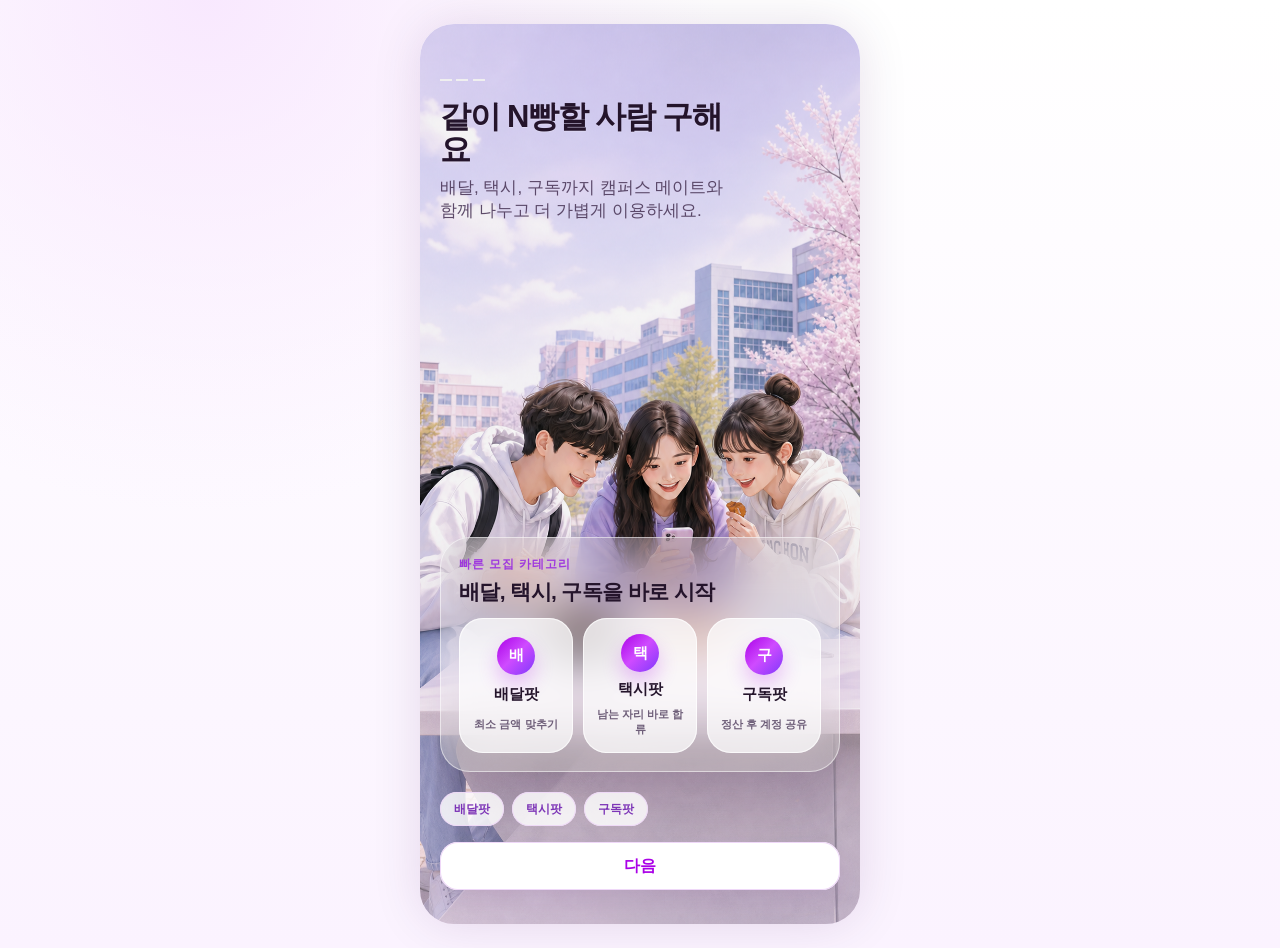
<file: index.html>
<!DOCTYPE html>
<html lang="ko">
<head>
  <meta charset="UTF-8">
  <meta name="viewport" content="width=device-width, initial-scale=1.0">
  <title>팟메이트(PotMate)</title>
  <link rel="stylesheet" href="./css/style.css">
</head>
<body>
  <main id="app" class="mobile-shell" aria-live="polite"></main>
  <div id="toast" class="toast" role="status" aria-live="polite"></div>

  <script src="./js/potmate-data.js"></script>
  <script src="./js/potmate-core.js"></script>
  <script src="./js/app.js"></script>
</body>
</html>
</file>
<file: css/style.css>
:root {
  --color-main: #AA01E7;
  --color-soft: #F8E7FE;
  --color-ink: #24142B;
  --color-muted: #7B6685;
  --color-line: #EFD8F8;
  --color-card: rgba(255, 255, 255, 0.9);
  --color-success: #1E9B68;
  --color-warning: #D86A00;
  --gradient-main: linear-gradient(135deg, #AA01E7 0%, #CF4BFF 48%, #7F39FB 100%);
  --gradient-soft: linear-gradient(145deg, #FFFFFF 0%, #F8E7FE 100%);
  --gradient-onboarding: linear-gradient(160deg, #FFFFFF 0%, #FDF7FF 34%, #F8E7FE 68%, #F1D8FB 100%);
  --gradient-hub: linear-gradient(145deg, rgba(255, 255, 255, 0.98) 0%, rgba(248, 231, 254, 0.96) 44%, rgba(241, 216, 251, 0.95) 100%);
  --shadow-card: 0 18px 42px rgba(91, 17, 125, 0.14);
  --shadow-button: 0 12px 24px rgba(170, 1, 231, 0.28), inset 0 1px 0 rgba(255, 255, 255, 0.45);
  font-family: "Pretendard", "SUIT", -apple-system, BlinkMacSystemFont, "Segoe UI", sans-serif;
}

* {
  box-sizing: border-box;
}

html,
body {
  min-height: 100%;
}

body {
  min-height: 100vh;
  margin: 0;
  color: var(--color-ink);
  background:
    radial-gradient(circle at 16% 0%, rgba(248, 231, 254, 0.95), transparent 32rem),
    linear-gradient(180deg, #fff 0%, #fbf3ff 100%);
}

button,
input,
select,
textarea {
  font: inherit;
}

button {
  border: 0;
  cursor: pointer;
}

em {
  font-style: normal;
}

.mobile-shell {
  position: relative;
  width: min(100%, 440px);
  min-height: 100vh;
  margin: 0 auto;
  overflow: hidden;
  background: linear-gradient(180deg, #fff 0%, #fdf8ff 48%, #f8edff 100%);
  box-shadow: 0 0 50px rgba(58, 19, 84, 0.12);
}

.screen {
  min-height: 100vh;
  padding: 22px 18px 102px;
}

.screen-enter {
  animation: screenEnter 220ms ease;
}

.auth-screen {
  display: grid;
  align-content: start;
  gap: 18px;
  padding-top: 38px;
  padding-bottom: 40px;
}

.verification-screen {
  gap: 16px;
}

.verification-screen .page-title {
  max-width: 304px;
}

.verification-screen .login-card {
  gap: 16px;
  padding: 20px;
}

.verification-screen .full-button + .full-button {
  margin-top: 4px;
}

.auth-tabs {
  display: grid;
  grid-template-columns: repeat(2, minmax(0, 1fr));
  gap: 10px;
  padding: 6px;
  border-radius: 24px;
  background: rgba(255, 255, 255, 0.72);
  box-shadow: inset 0 0 0 1px rgba(255, 255, 255, 0.76), 0 18px 34px rgba(80, 17, 110, 0.08);
  backdrop-filter: blur(18px);
}

.auth-tabs button {
  min-height: 48px;
  border-radius: 18px;
  color: var(--color-muted);
  background: transparent;
  font-weight: 800;
}

.auth-tabs button.is-active {
  color: var(--color-main);
  background: rgba(255, 255, 255, 0.96);
  box-shadow: 0 10px 24px rgba(80, 17, 110, 0.08);
}

@keyframes screenEnter {
  from {
    opacity: 0;
    transform: translateY(8px);
  }
  to {
    opacity: 1;
    transform: translateY(0);
  }
}

.onboarding-screen {
  position: relative;
  display: grid;
  grid-template-rows: auto auto minmax(340px, 1fr) auto auto;
  align-content: stretch;
  gap: 16px;
  min-height: 100vh;
  padding: 42px 20px 34px;
  color: var(--color-ink);
  overflow: hidden;
  isolation: isolate;
  background:
    radial-gradient(circle at 18% 14%, rgba(255, 255, 255, 0.92), transparent 9rem),
    radial-gradient(circle at 82% 10%, rgba(222, 180, 247, 0.5), transparent 8rem),
    radial-gradient(circle at 70% 78%, rgba(170, 1, 231, 0.12), transparent 11rem),
    var(--gradient-onboarding);
}

.onboarding-screen > * {
  position: relative;
  z-index: 1;
}

.onboarding-screen--scene {
  background:
    linear-gradient(180deg, rgba(247, 239, 252, 0.22) 0%, rgba(247, 239, 252, 0.5) 100%);
}

.onboarding-scene-layer,
.onboarding-screen--scene::before {
  position: absolute;
  inset: 0;
}

.onboarding-scene-layer {
  z-index: 0;
  overflow: hidden;
  pointer-events: none;
}

.onboarding-scene-image {
  width: 100%;
  height: 100%;
  object-fit: cover;
  object-position: center bottom;
  transform: scale(1.03);
  filter: saturate(0.98) brightness(0.97);
}

.onboarding-screen--scene::before {
  content: "";
  z-index: 0;
  pointer-events: none;
  background:
    linear-gradient(180deg, rgba(251, 244, 255, 0.34) 0%, rgba(251, 244, 255, 0.16) 30%, rgba(245, 233, 251, 0.38) 62%, rgba(242, 228, 249, 0.74) 100%);
}

.onboarding-header,
.onboarding-brand {
  display: flex;
  align-items: center;
}

.onboarding-header {
  justify-content: space-between;
}

.onboarding-brand {
  gap: 10px;
  font-weight: 900;
  color: var(--color-main);
}

.brand-icon {
  display: grid;
  width: 42px;
  height: 42px;
  place-items: center;
  border-radius: 16px;
  color: var(--color-main);
  background: rgba(255, 255, 255, 0.96);
  box-shadow: inset 0 1px 0 #fff, 0 14px 30px rgba(170, 1, 231, 0.16);
}

.onboarding-alert {
  position: relative;
  display: grid;
  width: 42px;
  height: 42px;
  place-items: center;
  border-radius: 16px;
  color: #6d2cc4;
  background: rgba(255, 255, 255, 0.94);
  box-shadow: 0 12px 26px rgba(89, 21, 124, 0.12);
  font-size: 17px;
}

.onboarding-alert i {
  position: absolute;
  top: 8px;
  right: 8px;
  width: 8px;
  height: 8px;
  border-radius: 50%;
  background: #bb3cff;
}

.onboarding-copy h1 {
  margin: 0;
  font-size: 31px;
  line-height: 1.08;
  letter-spacing: -0.04em;
  text-shadow: 0 1px 0 rgba(255, 255, 255, 0.22);
}

.onboarding-copy h1 span {
  color: var(--color-main);
}

.onboarding-copy {
  max-width: 286px;
}

.onboarding-copy p {
  margin: 10px 0 0;
  color: rgba(76, 57, 90, 0.9);
  font-size: 17px;
  line-height: 1.35;
}

.onboarding-photo-card {
  position: relative;
  display: grid;
  align-items: end;
  min-height: 360px;
  margin: 8px 0 0;
  background: transparent;
  box-shadow: none;
}

.onboarding-graphic-panel {
  display: grid;
  gap: 14px;
  padding: 18px;
  border-radius: 30px;
  background: rgba(255, 255, 255, 0.18);
  border: 1px solid rgba(255, 255, 255, 0.52);
  box-shadow: 0 28px 60px rgba(76, 26, 104, 0.14);
  backdrop-filter: blur(24px);
}

.onboarding-graphic-copy {
  display: grid;
  gap: 6px;
}

.onboarding-graphic-eyebrow {
  color: #9f39de;
  font-size: 12px;
  font-weight: 900;
  letter-spacing: 0.08em;
  text-transform: uppercase;
}

.onboarding-graphic-copy strong {
  font-size: 21px;
  line-height: 1.22;
  letter-spacing: -0.03em;
}

.onboarding-category-cards {
  display: grid;
  grid-template-columns: repeat(3, minmax(0, 1fr));
  gap: 10px;
}

.onboarding-category-card,
.onboarding-flow-step {
  display: grid;
  gap: 8px;
  padding: 16px 12px;
  border-radius: 24px;
  background: rgba(255, 255, 255, 0.72);
  box-shadow: inset 0 0 0 1px rgba(255, 255, 255, 0.72);
  text-align: center;
}

.onboarding-category-card b,
.onboarding-flow-step b {
  font-size: 15px;
}

.onboarding-category-card small {
  color: rgba(76, 57, 90, 0.8);
  font-size: 11px;
  font-weight: 700;
  line-height: 1.35;
}

.onboarding-category-icon,
.onboarding-flow-icon {
  display: grid;
  width: 38px;
  height: 38px;
  place-self: center;
  place-items: center;
  border-radius: 50%;
  background: var(--gradient-main);
  color: #fff;
  font-size: 15px;
  font-weight: 900;
  box-shadow: 0 10px 20px rgba(170, 1, 231, 0.24);
}

.onboarding-map-card {
  position: relative;
  min-height: 194px;
  border-radius: 28px;
  overflow: hidden;
  background: rgba(255, 255, 255, 0.56);
  box-shadow: inset 0 0 0 1px rgba(255, 255, 255, 0.78);
}

.onboarding-map-grid {
  position: absolute;
  inset: 0;
  background:
    linear-gradient(rgba(170, 1, 231, 0.08) 1px, transparent 1px),
    linear-gradient(90deg, rgba(170, 1, 231, 0.08) 1px, transparent 1px);
  background-size: 34px 34px;
}

.onboarding-map-ring {
  position: absolute;
  left: 50%;
  top: 50%;
  width: 124px;
  height: 124px;
  border-radius: 50%;
  border: 1px solid rgba(170, 1, 231, 0.22);
  background: rgba(170, 1, 231, 0.06);
  transform: translate(-50%, -50%);
}

.onboarding-map-pin {
  position: absolute;
  display: grid;
  width: 48px;
  height: 48px;
  place-items: center;
  border-radius: 18px;
  background: rgba(255, 255, 255, 0.88);
  color: #882fd0;
  box-shadow: 0 18px 32px rgba(112, 46, 157, 0.16);
  font-size: 12px;
  font-weight: 900;
}

.onboarding-map-pin--center {
  left: 32%;
  top: 52%;
}

.onboarding-map-pin--mate {
  right: 16%;
  top: 24%;
}

.onboarding-map-chip {
  position: absolute;
  left: 16px;
  bottom: 16px;
  display: inline-flex;
  min-height: 32px;
  align-items: center;
  padding: 0 14px;
  border-radius: 999px;
  background: rgba(255, 255, 255, 0.92);
  color: #7a31ba;
  box-shadow: inset 0 0 0 1px rgba(239, 216, 248, 0.94);
  font-size: 12px;
  font-weight: 900;
}

.onboarding-flow-steps {
  display: grid;
  grid-template-columns: 1fr auto 1fr auto 1fr;
  gap: 10px;
  align-items: center;
}

.onboarding-flow-arrow {
  color: #963adb;
  font-size: 22px;
  font-weight: 900;
}

.onboarding-chip-block {
  display: grid;
  gap: 12px;
}

.onboarding-chip-title {
  font-size: 15px;
}

.onboarding-chip-row {
  display: grid;
  grid-template-columns: repeat(4, minmax(0, 1fr));
  gap: 10px;
}

.onboarding-chip {
  display: inline-flex;
  min-height: 42px;
  align-items: center;
  justify-content: center;
  padding: 0 10px;
  border-radius: 999px;
  color: #6d6281;
  background: rgba(255, 255, 255, 0.92);
  box-shadow: inset 0 0 0 1px rgba(239, 216, 248, 0.92), 0 8px 18px rgba(89, 21, 124, 0.06);
  font-size: 13px;
  font-weight: 800;
  white-space: nowrap;
}

.onboarding-chip-button {
  width: 100%;
}

.onboarding-chip.is-active {
  color: var(--color-main);
  box-shadow: inset 0 0 0 2px rgba(170, 1, 231, 0.8), 0 10px 20px rgba(89, 21, 124, 0.08);
}

.onboarding-start-button {
  min-height: 56px;
  margin-top: 4px;
  font-size: 17px;
}

.onboarding-login-note {
  margin: 0;
  color: var(--color-muted);
  text-align: center;
  font-size: 13px;
}

.onboarding-login-note span {
  color: var(--color-main);
  font-weight: 900;
}

.onboarding-login-link {
  display: inline-flex;
  align-items: center;
  padding: 0;
  color: var(--color-main);
  background: transparent;
  font-weight: 900;
}

.login-card {
  display: grid;
  gap: 18px;
  padding: 18px;
  backdrop-filter: blur(16px);
}

.login-form,
.signup-form {
  gap: 16px;
}

.floating-preview,
.form-stack,
.detail-stack,
.payment-stack,
.timeline-list,
.chat-list,
.coupon-grid {
  display: grid;
  gap: 14px;
}

.preview-card,
.glass-card,
.pot-card,
.history-card,
.settlement-row,
.coupon-card {
  border: 1px solid rgba(255, 255, 255, 0.88);
  border-radius: 24px;
  background: rgba(255, 255, 255, 0.82);
  box-shadow: var(--shadow-card);
}

.preview-card {
  padding: 18px;
  backdrop-filter: blur(16px);
}

.student-chip-row {
  display: flex;
  flex-wrap: wrap;
  gap: 8px;
  margin-top: 22px;
}

.student-chip-row--compact {
  margin-top: 18px;
}

.onboarding-support-row {
  margin-top: 4px;
}

.student-chip {
  display: inline-flex;
  align-items: center;
  min-height: 34px;
  padding: 0 14px;
  border-radius: 999px;
  color: #7d35b7;
  background: rgba(255, 255, 255, 0.82);
  box-shadow: inset 0 0 0 1px rgba(239, 216, 248, 0.92);
  font-size: 12px;
  font-weight: 800;
}

.home-hero-note {
  display: inline-flex;
  align-items: center;
  min-height: 32px;
  padding: 0 12px;
  border-radius: 999px;
  color: #8b2bc8;
  background: rgba(255, 255, 255, 0.86);
  box-shadow: inset 0 0 0 1px rgba(239, 216, 248, 0.92);
  font-size: 12px;
  font-weight: 900;
}

.hero-spotlight-card,
.hero-stat-card {
  border: 1px solid rgba(255, 255, 255, 0.88);
  background: rgba(255, 255, 255, 0.9);
  box-shadow: var(--shadow-card);
}

.hero-spotlight-card {
  display: grid;
  gap: 6px;
  margin-top: 16px;
  padding: 16px 18px;
  border-radius: 24px;
}

.hero-spotlight-card--inline {
  margin-top: 18px;
}

.hero-spotlight-card strong,
.hero-stat-card strong {
  font-size: 16px;
}

.hero-spotlight-card span,
.hero-stat-card span {
  color: var(--color-muted);
  line-height: 1.45;
}

.hero-stat-card {
  padding: 18px;
  border-radius: 24px;
  backdrop-filter: blur(14px);
}

.preview-card strong {
  display: block;
  margin-bottom: 6px;
}

.preview-card span,
.page-title p,
.card-copy,
.inline-note,
.history-card span,
.announcement,
.timeline-item p,
.coupon-card p,
.hub-highlight p {
  color: var(--color-muted);
  line-height: 1.55;
}

.gradient-button,
.secondary-button,
.ghost-button,
.danger-button {
  display: inline-flex;
  min-height: 48px;
  align-items: center;
  justify-content: center;
  gap: 8px;
  padding: 0 18px;
  border-radius: 18px;
  font-weight: 800;
  white-space: nowrap;
  line-height: 1.1;
}

.gradient-button {
  color: #fff;
  background: var(--gradient-main);
  box-shadow: var(--shadow-button);
}

.secondary-button {
  color: var(--color-main);
  background: #fff;
  box-shadow: inset 0 0 0 1px var(--color-line), 0 12px 26px rgba(80, 17, 110, 0.1);
}

.ghost-button {
  min-height: 38px;
  color: var(--color-main);
  background: var(--color-soft);
}

.danger-button {
  color: #B4234B;
  background: #FFE9F0;
}

.full-button {
  width: 100%;
}

.topbar,
.section-heading,
.pot-card__head,
.pot-card__footer,
.info-row,
.history-card,
.settlement-row,
.chat-header__title {
  display: flex;
  align-items: center;
  justify-content: space-between;
  gap: 12px;
}

.topbar {
  margin-bottom: 18px;
}

.topbar--hub {
  margin-bottom: 16px;
}

.location-pill,
.status-pill,
.category-badge,
.trust-badge {
  display: inline-flex;
  align-items: center;
  gap: 6px;
  border-radius: 999px;
  font-size: 12px;
  font-weight: 800;
}

.location-pill {
  padding: 9px 12px;
  color: var(--color-main);
  background: var(--color-soft);
}

.status-pill {
  padding: 7px 10px;
  color: #6D22BC;
  background: #F1DDFF;
}

.category-badge {
  padding: 6px 9px;
  color: #fff;
  background: var(--gradient-main);
}

.trust-row {
  display: flex;
  flex-wrap: wrap;
  gap: 8px;
}

.trust-badge {
  padding: 7px 10px;
  color: var(--color-main);
  background: rgba(248, 231, 254, 0.9);
}

.hub-highlight {
  margin-bottom: 18px;
  padding: 22px;
  border-radius: 30px;
  background: var(--gradient-hub);
  box-shadow: var(--shadow-card);
}

.home-trust-panel {
  display: grid;
  gap: 12px;
  margin-bottom: 18px;
  padding: 18px;
  backdrop-filter: blur(14px);
}

.home-trust-panel .ghost-button {
  justify-self: start;
}

.hub-highlight__label {
  display: inline-flex;
  padding: 6px 10px;
  border-radius: 999px;
  color: var(--color-main);
  background: rgba(255, 255, 255, 0.9);
  font-size: 12px;
  font-weight: 800;
}

.hub-highlight h1,
.page-title h1,
.detail-hero h1,
.join-summary h1 {
  margin: 12px 0 10px;
  font-size: 29px;
  line-height: 1.18;
}

.hub-summary-grid,
.meta-grid,
.spotlight-grid,
.wallet-quick-charge,
.stage-track,
.host-actions,
.filter-row {
  display: grid;
  gap: 10px;
}

.hub-summary-grid {
  grid-template-columns: repeat(2, minmax(0, 1fr));
  margin-top: 16px;
}

.hub-stat {
  padding: 14px;
  border-radius: 18px;
  background: rgba(255, 255, 255, 0.76);
  box-shadow: inset 0 1px 0 #fff;
}

.hub-stat span,
.hub-stat__meta,
.filter-field span,
.form-field span,
.message-name,
.participant-count,
.timeline-item p,
.chat-header__title span {
  font-size: 12px;
  font-weight: 700;
}

.hub-stat strong {
  display: block;
  margin: 6px 0 2px;
  font-size: 18px;
}

.search-box,
.filter-field,
.form-field {
  display: grid;
  gap: 7px;
}

.search-box {
  margin: 18px 0 14px;
}

.search-box input,
.filter-field select,
.form-field input,
.form-field select,
.form-field textarea {
  width: 100%;
  border: 1px solid var(--color-line);
  border-radius: 18px;
  outline: none;
  color: var(--color-ink);
  background: rgba(255, 255, 255, 0.92);
  box-shadow: inset 0 1px 0 #fff, 0 10px 22px rgba(80, 17, 110, 0.08);
}

.search-box input,
.filter-field select,
.form-field input,
.form-field select {
  min-height: 48px;
  padding: 0 14px;
}

.form-field textarea {
  min-height: 104px;
  padding: 14px;
  resize: vertical;
}

.remember-login {
  display: flex;
  align-items: center;
  justify-content: space-between;
  gap: 14px;
  padding: 12px 14px;
  border: 1px solid rgba(232, 214, 242, 0.96);
  border-radius: 18px;
  background: rgba(255, 255, 255, 0.86);
  box-shadow: inset 0 1px 0 rgba(255, 255, 255, 0.96);
}

.remember-login span {
  font-size: 14px;
  font-weight: 800;
  color: var(--color-ink);
}

.remember-login input {
  width: 18px;
  min-width: 18px;
  height: 18px;
  min-height: 18px;
  margin: 0;
  padding: 0;
  border: 0;
  border-radius: 6px;
  box-shadow: none;
  accent-color: var(--color-main);
}

.find-account-link {
  justify-self: center;
  width: auto;
  min-height: 24px;
  padding: 0;
  color: #7d35b7;
  background: transparent;
  font-size: 13px;
  font-weight: 800;
}

.filter-row {
  grid-template-columns: 1fr 1fr;
  margin-bottom: 14px;
}

.category-tabs {
  display: flex;
  gap: 8px;
  overflow-x: auto;
  padding: 2px 0 12px;
  scrollbar-width: none;
}

.category-tabs button {
  flex: 0 0 auto;
  min-height: 38px;
  padding: 0 14px;
  border-radius: 999px;
  color: var(--color-muted);
  background: #fff;
  box-shadow: inset 0 0 0 1px var(--color-line);
}

.category-tabs button.is-active {
  color: #fff;
  background: var(--gradient-main);
  box-shadow: var(--shadow-button);
}

.home-section {
  display: grid;
  gap: 12px;
  margin-top: 20px;
}

.home-section h2,
.timeline-card h2 {
  margin: 0;
  font-size: 18px;
}

.section-heading span {
  color: var(--color-muted);
  font-size: 12px;
  font-weight: 800;
  white-space: nowrap;
}

.closing-soon-section .section-heading span {
  color: var(--color-warning);
}

.pot-list {
  display: grid;
  gap: 16px;
}

.spotlight-grid {
  grid-template-columns: 1fr;
}

.pot-card {
  padding: 20px;
  background: var(--gradient-soft);
}

.pot-card--compact {
  padding: 18px;
}

.pot-card h2 {
  margin: 14px 0 8px;
  font-size: 19px;
  white-space: nowrap;
  overflow: hidden;
  text-overflow: ellipsis;
}

.pot-card .card-copy {
  display: -webkit-box;
  -webkit-line-clamp: 2;
  -webkit-box-orient: vertical;
  overflow: hidden;
  white-space: normal;
}

.pot-card__footer {
  align-items: center;
  justify-content: flex-start;
  gap: 10px;
}

.pot-card .inline-note {
  min-width: 0;
  flex: 1 1 auto;
  white-space: nowrap;
  overflow: hidden;
  text-overflow: ellipsis;
}

.meta-chip strong {
  white-space: nowrap;
  overflow: hidden;
  text-overflow: ellipsis;
}

.pot-card__cta {
  min-width: fit-content;
  min-height: 42px;
  margin-left: auto;
  padding: 0 14px;
  border-radius: 16px;
  font-size: 13px;
  flex: 0 0 auto;
}

.meta-grid {
  grid-template-columns: repeat(2, minmax(0, 1fr));
  margin: 14px 0 16px;
}

.meta-chip {
  min-width: 0;
  padding: 12px;
  border-radius: 16px;
  color: var(--color-muted);
  background: rgba(255, 255, 255, 0.76);
  font-size: 12px;
}

.meta-chip strong,
.timeline-item strong,
.history-card strong {
  display: block;
  margin-top: 4px;
  color: var(--color-ink);
  font-size: 14px;
}

.glass-card {
  padding: 18px;
}

.detail-hero,
.join-summary {
  text-align: left;
}

.detail-grid,
.timeline-card {
  margin-top: 14px;
}

.timeline-item {
  display: grid;
  grid-template-columns: 18px minmax(0, 1fr);
  gap: 12px;
  align-items: start;
}

.timeline-dot {
  width: 12px;
  height: 12px;
  margin-top: 4px;
  border-radius: 50%;
  background: #E6D3F3;
  box-shadow: 0 0 0 4px rgba(248, 231, 254, 0.8);
}

.timeline-item.is-done .timeline-dot {
  background: var(--color-success);
}

.timeline-item.is-current .timeline-dot {
  background: var(--color-main);
}

.participant-strip {
  display: flex;
  align-items: center;
  gap: 8px;
  margin-top: 14px;
}

.avatar,
.message-profile {
  display: grid;
  place-items: center;
  border-radius: 50%;
  color: #fff;
  background: var(--gradient-main);
  font-weight: 900;
}

.avatar {
  width: 36px;
  height: 36px;
  font-size: 12px;
}

.participant-count {
  color: var(--color-muted);
}

.back-button {
  width: 42px;
  height: 42px;
  border-radius: 16px;
  color: var(--color-main);
  background: var(--color-soft);
  font-size: 24px;
  font-weight: 900;
}

.fixed-action {
  position: sticky;
  bottom: 84px;
  margin-top: 18px;
}

.price-xl {
  display: block;
  margin: 16px 0;
  color: var(--color-main);
  font-size: 36px;
}

.notice {
  padding: 14px;
  border-radius: 18px;
  color: #6D22BC;
  background: var(--color-soft);
  line-height: 1.5;
}

.notice--warning {
  color: var(--color-warning);
}

.chat-header {
  position: sticky;
  top: 0;
  z-index: 2;
  margin: -22px -18px 20px;
  padding: 20px 18px 22px;
  color: #fff;
  background: var(--gradient-main);
  box-shadow: 0 14px 26px rgba(85, 0, 134, 0.18);
}

.chat-header strong {
  display: block;
  font-size: 20px;
}

.settlement-stage {
  margin-bottom: 14px;
}

.stage-track {
  grid-template-columns: repeat(3, minmax(0, 1fr));
}

.stage-step {
  padding: 12px;
  border-radius: 18px;
  background: rgba(255, 255, 255, 0.82);
  box-shadow: inset 0 0 0 1px rgba(239, 216, 248, 0.9);
}

.stage-step strong {
  display: block;
  font-size: 13px;
}

.stage-step span {
  color: var(--color-muted);
  font-size: 11px;
}

.stage-step.is-done {
  background: rgba(232, 251, 243, 0.96);
}

.stage-step.is-done strong {
  color: var(--color-success);
}

.stage-step.is-current {
  background: rgba(248, 231, 254, 0.96);
  box-shadow: inset 0 0 0 1px rgba(170, 1, 231, 0.22);
}

.stage-step.is-current strong {
  color: var(--color-main);
}

.host-actions {
  grid-template-columns: repeat(3, minmax(0, 1fr));
  margin-bottom: 14px;
}

.host-actions button {
  min-height: 40px;
  border-radius: 14px;
  color: var(--color-main);
  background: #fff;
  padding: 0 10px;
  font-size: 11px;
  font-weight: 900;
  box-shadow: 0 10px 20px rgba(80, 17, 110, 0.08);
  white-space: nowrap;
}

.announcement {
  padding: 16px;
  border-radius: 18px;
  background: #F5E6FF;
  font-weight: 800;
}

.chat-list {
  margin: 18px 0;
}

.message-row {
  display: grid;
  grid-template-columns: 40px minmax(0, 1fr);
  align-items: end;
  gap: 10px;
  margin: 4px 0;
}

.message-row.is-own {
  grid-template-columns: minmax(0, 1fr);
  justify-items: end;
}

.message-profile {
  width: 40px;
  height: 40px;
  font-size: 13px;
  box-shadow: 0 10px 20px rgba(170, 1, 231, 0.18);
}

.message-body {
  display: grid;
  max-width: 84%;
  gap: 6px;
}

.message-row:not(.is-own) .message-body {
  justify-items: start;
}

.message-row.is-own .message-body {
  justify-items: end;
}

.message-name {
  display: inline-flex;
  align-items: center;
  gap: 6px;
  color: var(--color-muted);
}

.host-badge {
  padding: 3px 7px;
  border-radius: 999px;
  color: var(--color-main);
  background: var(--color-soft);
  font-size: 11px;
  font-weight: 900;
}

.message {
  max-width: 100%;
  padding: 14px 16px;
  border-radius: 20px;
  background: #fff;
  box-shadow: 0 10px 22px rgba(80, 17, 110, 0.08);
  line-height: 1.5;
}

.message.mine {
  color: #fff;
  background: var(--gradient-main);
}

.message.system {
  justify-self: center;
  max-width: 100%;
  color: var(--color-main);
  background: var(--color-soft);
  text-align: center;
  font-weight: 800;
}

.chat-input {
  position: sticky;
  bottom: 78px;
  display: grid;
  grid-template-columns: 1fr 74px;
  gap: 10px;
  margin-top: 18px;
  padding-top: 16px;
  background: linear-gradient(180deg, rgba(253, 248, 255, 0), #fdf8ff 35%);
}

.chat-input input {
  min-width: 0;
  border: 1px solid var(--color-line);
  border-radius: 18px;
  padding: 0 14px;
}

.history-card,
.settlement-row,
.coupon-card {
  padding: 14px;
  background: #fff;
}

.history-card__meta {
  text-align: right;
}

.wallet-card {
  overflow: hidden;
  color: #fff;
  background: var(--gradient-main);
}

.wallet-card .price-xl,
.wallet-card p {
  color: #fff;
}

.wallet-quick-charge {
  grid-template-columns: repeat(4, minmax(0, 1fr));
  margin: 14px 0 10px;
}

.quick-charge-button {
  min-height: 54px;
  padding: 0 10px;
  font-size: 13px;
}

.coupon-card span {
  display: inline-flex;
  margin-bottom: 8px;
  padding: 6px 10px;
  border-radius: 999px;
  color: var(--color-main);
  background: var(--color-soft);
  font-size: 11px;
  font-weight: 800;
}

.coupon-card strong {
  display: block;
  margin-bottom: 4px;
  font-size: 15px;
}

.empty-state {
  padding: 28px 18px;
  border-radius: 18px;
  color: var(--color-muted);
  background: rgba(255, 255, 255, 0.76);
  text-align: center;
}

.bottom-nav {
  position: fixed;
  right: 0;
  bottom: 0;
  left: 0;
  z-index: 4;
  width: min(100%, 440px);
  margin: 0 auto;
  display: grid;
  grid-template-columns: repeat(4, 1fr);
  gap: 6px;
  padding: 10px 12px 14px;
  border-top: 1px solid rgba(239, 216, 248, 0.9);
  background: rgba(255, 255, 255, 0.88);
  box-shadow: 0 -16px 36px rgba(80, 17, 110, 0.12);
  backdrop-filter: blur(16px);
}

.bottom-nav button {
  min-height: 52px;
  border-radius: 18px;
  color: var(--color-muted);
  background: transparent;
  font-size: 12px;
  font-weight: 900;
  white-space: nowrap;
}

.bottom-nav button.is-active {
  color: var(--color-main);
  background: var(--color-soft);
}

.toast {
  position: fixed;
  right: 50%;
  bottom: 92px;
  z-index: 9;
  width: min(360px, calc(100% - 36px));
  padding: 14px 16px;
  border-radius: 18px;
  color: #fff;
  background: rgba(36, 20, 43, 0.92);
  box-shadow: 0 16px 34px rgba(36, 20, 43, 0.26);
  opacity: 0;
  pointer-events: none;
  transform: translate(50%, 14px);
  transition: 180ms ease;
}

.toast.is-visible {
  opacity: 1;
  transform: translate(50%, 0);
}

@media (min-width: 720px) {
  body {
    padding: 24px 0;
  }

  .mobile-shell {
    min-height: calc(100vh - 48px);
    border-radius: 34px;
  }

  .bottom-nav {
    bottom: 24px;
    border-radius: 0 0 34px 34px;
  }
}

@media (max-width: 420px) {
  .screen {
    padding-right: 14px;
    padding-left: 14px;
  }

  .hub-highlight h1,
  .page-title h1,
  .detail-hero h1,
  .join-summary h1 {
    font-size: 25px;
  }

  .onboarding-hero h1 {
    font-size: 34px;
  }

  .host-actions,
  .wallet-quick-charge,
  .filter-row,
  .hub-summary-grid,
  .meta-grid,
  .stage-track {
    grid-template-columns: 1fr;
  }
}
</file>
